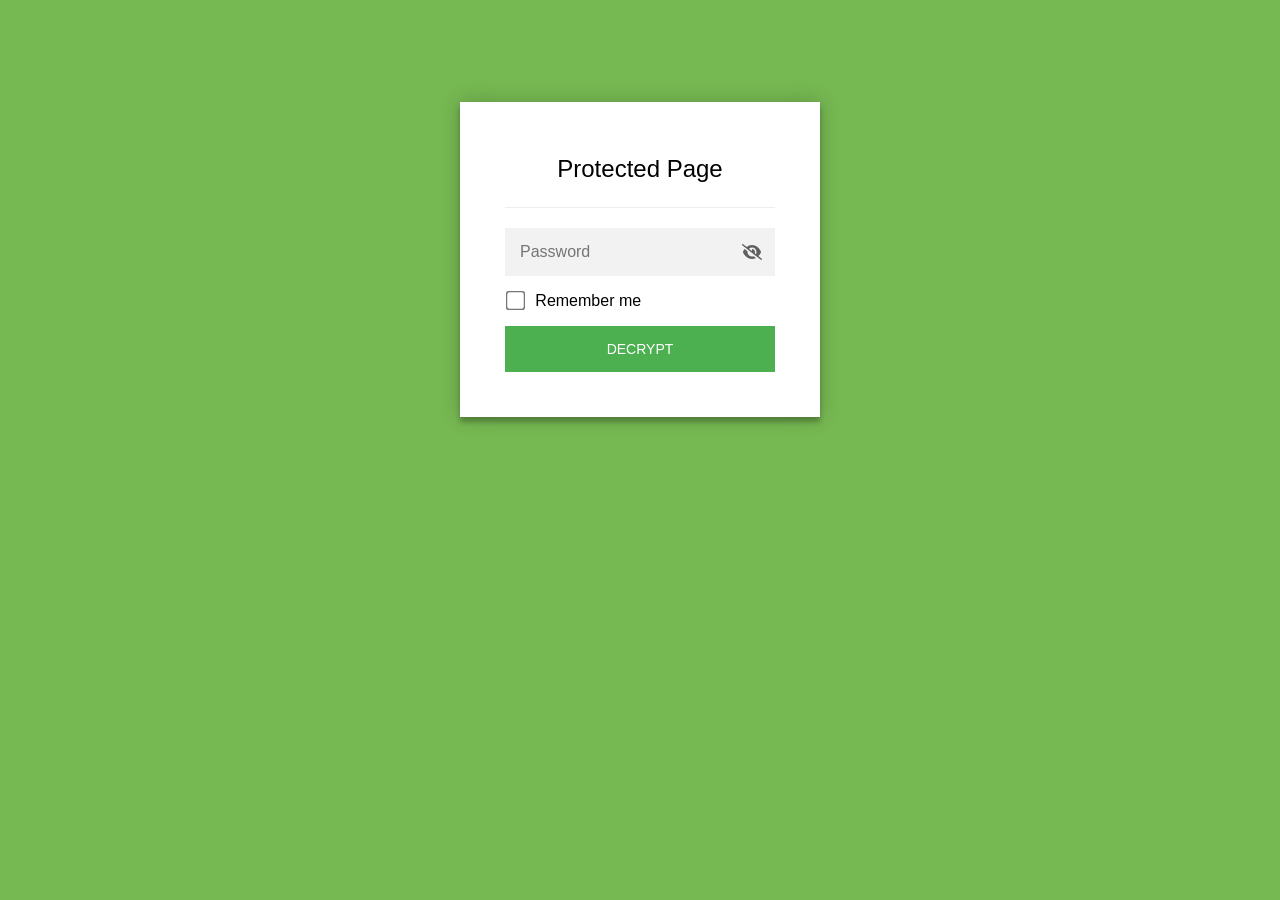
<file: bookGeoArbitage.html>
<!DOCTYPE html>
<html class="staticrypt-html">
    <head>
        <meta charset="utf-8" />
        <title>Protected Page</title>
        <meta name="viewport" content="width=device-width, initial-scale=1" />

        <!-- do not cache this page -->
        <meta http-equiv="cache-control" content="max-age=0" />
        <meta http-equiv="cache-control" content="no-cache" />
        <meta http-equiv="expires" content="0" />
        <meta http-equiv="expires" content="Tue, 01 Jan 1980 1:00:00 GMT" />
        <meta http-equiv="pragma" content="no-cache" />

        <style>
            .staticrypt-hr {
                margin-top: 20px;
                margin-bottom: 20px;
                border: 0;
                border-top: 1px solid #eee;
            }

            .staticrypt-page {
                width: 360px;
                padding: 8% 0 0;
                margin: auto;
                box-sizing: border-box;
            }

            .staticrypt-form {
                position: relative;
                z-index: 1;
                background: #ffffff;
                max-width: 360px;
                margin: 0 auto 100px;
                padding: 45px;
                text-align: center;
                box-shadow: 0 0 20px 0 rgba(0, 0, 0, 0.2), 0 5px 5px 0 rgba(0, 0, 0, 0.24);
            }

            .staticrypt-form input[type="password"],
            input[type="text"] {
                background: inherit;
                border: 0;
                box-sizing: border-box; /* This ensures padding is included in the total width */
                font-size: 14px;
                outline: 0;
                padding: 15px 30px 15px 15px; /* Adjust the padding to ensure there is space for the icon */
                width: 100%;
            }

            .staticrypt-password-container {
                position: relative;
                outline: 0;
                background: #f2f2f2;
                width: 100%;
                border: 0;
                margin: 0 0 15px;
                box-sizing: border-box;
            }

            .staticrypt-toggle-password-visibility {
                cursor: pointer;
                height: 20px;
                opacity: 60%;
                padding: 13px;
                position: absolute;
                right: 0;
                top: 50%;
                transform: translateY(-50%);
                width: 20px;
            }

            .staticrypt-form .staticrypt-decrypt-button {
                text-transform: uppercase;
                outline: 0;
                background: #4CAF50;
                width: 100%;
                border: 0;
                padding: 15px;
                color: #ffffff;
                font-size: 14px;
                cursor: pointer;
            }

            .staticrypt-form .staticrypt-decrypt-button:hover,
            .staticrypt-form .staticrypt-decrypt-button:active,
            .staticrypt-form .staticrypt-decrypt-button:focus {
                background: #4CAF50;
                filter: brightness(92%);
            }

            .staticrypt-html {
                height: 100%;
            }

            .staticrypt-body {
                height: 100%;
                margin: 0;
            }

            .staticrypt-content {
                height: 100%;
                margin-bottom: 1em;
                background: #76B852;
                font-family: "Arial", sans-serif;
                -webkit-font-smoothing: antialiased;
                -moz-osx-font-smoothing: grayscale;
            }

            .staticrypt-instructions {
                margin-top: -1em;
                margin-bottom: 1em;
            }

            .staticrypt-title {
                font-size: 1.5em;
            }

            label.staticrypt-remember {
                display: flex;
                align-items: center;
                margin-bottom: 1em;
            }

            .staticrypt-remember input[type="checkbox"] {
                transform: scale(1.5);
                margin-right: 1em;
            }

            .hidden {
                display: none !important;
            }

            .staticrypt-spinner-container {
                height: 100%;
                display: flex;
                align-items: center;
                justify-content: center;
            }

            .staticrypt-spinner {
                display: inline-block;
                width: 2rem;
                height: 2rem;
                vertical-align: text-bottom;
                border: 0.25em solid gray;
                border-right-color: transparent;
                border-radius: 50%;
                -webkit-animation: spinner-border 0.75s linear infinite;
                animation: spinner-border 0.75s linear infinite;
                animation-duration: 0.75s;
                animation-timing-function: linear;
                animation-delay: 0s;
                animation-iteration-count: infinite;
                animation-direction: normal;
                animation-fill-mode: none;
                animation-play-state: running;
                animation-name: spinner-border;
            }

            @keyframes spinner-border {
                100% {
                    transform: rotate(360deg);
                }
            }

            @media screen and (-webkit-min-device-pixel-ratio: 0) {
                .staticrypt-form input[type="password"],
                input[type="text"] {
                    font-size: 16px;
                }
            }
        </style>
    </head>

    <body class="staticrypt-body">
        <div id="staticrypt_loading" class="staticrypt-spinner-container">
            <div class="staticrypt-spinner"></div>
        </div>

        <div id="staticrypt_content" class="staticrypt-content hidden">
            <div class="staticrypt-page">
                <div class="staticrypt-form">
                    <div class="staticrypt-instructions">
                        <p class="staticrypt-title">Protected Page</p>
                        <p></p>
                    </div>

                    <hr class="staticrypt-hr" />

                    <form id="staticrypt-form" action="#" method="post">
                        <div class="staticrypt-password-container">
                            <input
                                id="staticrypt-password"
                                type="password"
                                name="password"
                                placeholder="Password"
                                autofocus
                            />

                            <img
                                class="staticrypt-toggle-password-visibility"
                                alt="Show password"
                                title="Show password"
                                src="[data-uri]"
                            />
                        </div>

                        <label id="staticrypt-remember-label" class="staticrypt-remember hidden">
                            <input id="staticrypt-remember" type="checkbox" name="remember" />
                            Remember me
                        </label>

                        <input type="submit" class="staticrypt-decrypt-button" value="DECRYPT" />
                    </form>
                </div>
            </div>
        </div>

        <script>
            // these variables will be filled when generating the file - the template format is 'variable_name'
            const staticryptInitiator = ((function(){
  const exports = {};
  const cryptoEngine = ((function(){
  const exports = {};
  const { subtle } = crypto;

const IV_BITS = 16 * 8;
const HEX_BITS = 4;
const ENCRYPTION_ALGO = "AES-CBC";

/**
 * Translates between utf8 encoded hexadecimal strings
 * and Uint8Array bytes.
 */
const HexEncoder = {
    /**
     * hex string -> bytes
     * @param {string} hexString
     * @returns {Uint8Array}
     */
    parse: function (hexString) {
        if (hexString.length % 2 !== 0) throw "Invalid hexString";
        const arrayBuffer = new Uint8Array(hexString.length / 2);

        for (let i = 0; i < hexString.length; i += 2) {
            const byteValue = parseInt(hexString.substring(i, i + 2), 16);
            if (isNaN(byteValue)) {
                throw "Invalid hexString";
            }
            arrayBuffer[i / 2] = byteValue;
        }
        return arrayBuffer;
    },

    /**
     * bytes -> hex string
     * @param {Uint8Array} bytes
     * @returns {string}
     */
    stringify: function (bytes) {
        const hexBytes = [];

        for (let i = 0; i < bytes.length; ++i) {
            let byteString = bytes[i].toString(16);
            if (byteString.length < 2) {
                byteString = "0" + byteString;
            }
            hexBytes.push(byteString);
        }
        return hexBytes.join("");
    },
};

/**
 * Translates between utf8 strings and Uint8Array bytes.
 */
const UTF8Encoder = {
    parse: function (str) {
        return new TextEncoder().encode(str);
    },

    stringify: function (bytes) {
        return new TextDecoder().decode(bytes);
    },
};

/**
 * Salt and encrypt a msg with a password.
 */
async function encrypt(msg, hashedPassword) {
    // Must be 16 bytes, unpredictable, and preferably cryptographically random. However, it need not be secret.
    // https://developer.mozilla.org/en-US/docs/Web/API/SubtleCrypto/encrypt#parameters
    const iv = crypto.getRandomValues(new Uint8Array(IV_BITS / 8));

    const key = await subtle.importKey("raw", HexEncoder.parse(hashedPassword), ENCRYPTION_ALGO, false, ["encrypt"]);

    const encrypted = await subtle.encrypt(
        {
            name: ENCRYPTION_ALGO,
            iv: iv,
        },
        key,
        UTF8Encoder.parse(msg)
    );

    // iv will be 32 hex characters, we prepend it to the ciphertext for use in decryption
    return HexEncoder.stringify(iv) + HexEncoder.stringify(new Uint8Array(encrypted));
}
exports.encrypt = encrypt;

/**
 * Decrypt a salted msg using a password.
 *
 * @param {string} encryptedMsg
 * @param {string} hashedPassword
 * @returns {Promise<string>}
 */
async function decrypt(encryptedMsg, hashedPassword) {
    const ivLength = IV_BITS / HEX_BITS;
    const iv = HexEncoder.parse(encryptedMsg.substring(0, ivLength));
    const encrypted = encryptedMsg.substring(ivLength);

    const key = await subtle.importKey("raw", HexEncoder.parse(hashedPassword), ENCRYPTION_ALGO, false, ["decrypt"]);

    const outBuffer = await subtle.decrypt(
        {
            name: ENCRYPTION_ALGO,
            iv: iv,
        },
        key,
        HexEncoder.parse(encrypted)
    );

    return UTF8Encoder.stringify(new Uint8Array(outBuffer));
}
exports.decrypt = decrypt;

/**
 * Salt and hash the password so it can be stored in localStorage without opening a password reuse vulnerability.
 *
 * @param {string} password
 * @param {string} salt
 * @returns {Promise<string>}
 */
async function hashPassword(password, salt) {
    // we hash the password in multiple steps, each adding more iterations. This is because we used to allow less
    // iterations, so for backward compatibility reasons, we need to support going from that to more iterations.
    let hashedPassword = await hashLegacyRound(password, salt);

    hashedPassword = await hashSecondRound(hashedPassword, salt);

    return hashThirdRound(hashedPassword, salt);
}
exports.hashPassword = hashPassword;

/**
 * This hashes the password with 1k iterations. This is a low number, we need this function to support backwards
 * compatibility.
 *
 * @param {string} password
 * @param {string} salt
 * @returns {Promise<string>}
 */
function hashLegacyRound(password, salt) {
    return pbkdf2(password, salt, 1000, "SHA-1");
}
exports.hashLegacyRound = hashLegacyRound;

/**
 * Add a second round of iterations. This is because we used to use 1k, so for backwards compatibility with
 * remember-me/autodecrypt links, we need to support going from that to more iterations.
 *
 * @param hashedPassword
 * @param salt
 * @returns {Promise<string>}
 */
function hashSecondRound(hashedPassword, salt) {
    return pbkdf2(hashedPassword, salt, 14000, "SHA-256");
}
exports.hashSecondRound = hashSecondRound;

/**
 * Add a third round of iterations to bring total number to 600k. This is because we used to use 1k, then 15k, so for
 * backwards compatibility with remember-me/autodecrypt links, we need to support going from that to more iterations.
 *
 * @param hashedPassword
 * @param salt
 * @returns {Promise<string>}
 */
function hashThirdRound(hashedPassword, salt) {
    return pbkdf2(hashedPassword, salt, 585000, "SHA-256");
}
exports.hashThirdRound = hashThirdRound;

/**
 * Salt and hash the password so it can be stored in localStorage without opening a password reuse vulnerability.
 *
 * @param {string} password
 * @param {string} salt
 * @param {int} iterations
 * @param {string} hashAlgorithm
 * @returns {Promise<string>}
 */
async function pbkdf2(password, salt, iterations, hashAlgorithm) {
    const key = await subtle.importKey("raw", UTF8Encoder.parse(password), "PBKDF2", false, ["deriveBits"]);

    const keyBytes = await subtle.deriveBits(
        {
            name: "PBKDF2",
            hash: hashAlgorithm,
            iterations,
            salt: UTF8Encoder.parse(salt),
        },
        key,
        256
    );

    return HexEncoder.stringify(new Uint8Array(keyBytes));
}

function generateRandomSalt() {
    const bytes = crypto.getRandomValues(new Uint8Array(128 / 8));

    return HexEncoder.stringify(new Uint8Array(bytes));
}
exports.generateRandomSalt = generateRandomSalt;

async function signMessage(hashedPassword, message) {
    const key = await subtle.importKey(
        "raw",
        HexEncoder.parse(hashedPassword),
        {
            name: "HMAC",
            hash: "SHA-256",
        },
        false,
        ["sign"]
    );
    const signature = await subtle.sign("HMAC", key, UTF8Encoder.parse(message));

    return HexEncoder.stringify(new Uint8Array(signature));
}
exports.signMessage = signMessage;

function getRandomAlphanum() {
    const possibleCharacters = "abcdefghijklmnopqrstuvwxyzABCDEFGHIJKLMNOPQRSTUVWXYZ0123456789";

    let byteArray;
    let parsedInt;

    // Keep generating new random bytes until we get a value that falls
    // within a range that can be evenly divided by possibleCharacters.length
    do {
        byteArray = crypto.getRandomValues(new Uint8Array(1));
        // extract the lowest byte to get an int from 0 to 255 (probably unnecessary, since we're only generating 1 byte)
        parsedInt = byteArray[0] & 0xff;
    } while (parsedInt >= 256 - (256 % possibleCharacters.length));

    // Take the modulo of the parsed integer to get a random number between 0 and totalLength - 1
    const randomIndex = parsedInt % possibleCharacters.length;

    return possibleCharacters[randomIndex];
}

/**
 * Generate a random string of a given length.
 *
 * @param {int} length
 * @returns {string}
 */
function generateRandomString(length) {
    let randomString = "";

    for (let i = 0; i < length; i++) {
        randomString += getRandomAlphanum();
    }

    return randomString;
}
exports.generateRandomString = generateRandomString;

  return exports;
})());
const codec = ((function(){
  const exports = {};
  /**
 * Initialize the codec with the provided cryptoEngine - this return functions to encode and decode messages.
 *
 * @param cryptoEngine - the engine to use for encryption / decryption
 */
function init(cryptoEngine) {
    const exports = {};

    /**
     * Top-level function for encoding a message.
     * Includes password hashing, encryption, and signing.
     *
     * @param {string} msg
     * @param {string} password
     * @param {string} salt
     *
     * @returns {string} The encoded text
     */
    async function encode(msg, password, salt) {
        const hashedPassword = await cryptoEngine.hashPassword(password, salt);

        const encrypted = await cryptoEngine.encrypt(msg, hashedPassword);

        // we use the hashed password in the HMAC because this is effectively what will be used a password (so we can store
        // it in localStorage safely, we don't use the clear text password)
        const hmac = await cryptoEngine.signMessage(hashedPassword, encrypted);

        return hmac + encrypted;
    }
    exports.encode = encode;

    /**
     * Encode using a password that has already been hashed. This is useful to encode multiple messages in a row, that way
     * we don't need to hash the password multiple times.
     *
     * @param {string} msg
     * @param {string} hashedPassword
     *
     * @returns {string} The encoded text
     */
    async function encodeWithHashedPassword(msg, hashedPassword) {
        const encrypted = await cryptoEngine.encrypt(msg, hashedPassword);

        // we use the hashed password in the HMAC because this is effectively what will be used a password (so we can store
        // it in localStorage safely, we don't use the clear text password)
        const hmac = await cryptoEngine.signMessage(hashedPassword, encrypted);

        return hmac + encrypted;
    }
    exports.encodeWithHashedPassword = encodeWithHashedPassword;

    /**
     * Top-level function for decoding a message.
     * Includes signature check and decryption.
     *
     * @param {string} signedMsg
     * @param {string} hashedPassword
     * @param {string} salt
     * @param {int} backwardCompatibleAttempt
     * @param {string} originalPassword
     *
     * @returns {Object} {success: true, decoded: string} | {success: false, message: string}
     */
    async function decode(signedMsg, hashedPassword, salt, backwardCompatibleAttempt = 0, originalPassword = "") {
        const encryptedHMAC = signedMsg.substring(0, 64);
        const encryptedMsg = signedMsg.substring(64);
        const decryptedHMAC = await cryptoEngine.signMessage(hashedPassword, encryptedMsg);

        if (decryptedHMAC !== encryptedHMAC) {
            // we have been raising the number of iterations in the hashing algorithm multiple times, so to support the old
            // remember-me/autodecrypt links we need to try bringing the old hashes up to speed.
            originalPassword = originalPassword || hashedPassword;
            if (backwardCompatibleAttempt === 0) {
                const updatedHashedPassword = await cryptoEngine.hashThirdRound(originalPassword, salt);

                return decode(signedMsg, updatedHashedPassword, salt, backwardCompatibleAttempt + 1, originalPassword);
            }
            if (backwardCompatibleAttempt === 1) {
                let updatedHashedPassword = await cryptoEngine.hashSecondRound(originalPassword, salt);
                updatedHashedPassword = await cryptoEngine.hashThirdRound(updatedHashedPassword, salt);

                return decode(signedMsg, updatedHashedPassword, salt, backwardCompatibleAttempt + 1, originalPassword);
            }

            return { success: false, message: "Signature mismatch" };
        }

        return {
            success: true,
            decoded: await cryptoEngine.decrypt(encryptedMsg, hashedPassword),
        };
    }
    exports.decode = decode;

    return exports;
}
exports.init = init;

  return exports;
})());
const decode = codec.init(cryptoEngine).decode;

/**
 * Initialize the staticrypt module, that exposes functions callbable by the password_template.
 *
 * @param {{
 *  staticryptEncryptedMsgUniqueVariableName: string,
 *  isRememberEnabled: boolean,
 *  rememberDurationInDays: number,
 *  staticryptSaltUniqueVariableName: string,
 * }} staticryptConfig - object of data that is stored on the password_template at encryption time.
 *
 * @param {{
 *  rememberExpirationKey: string,
 *  rememberPassphraseKey: string,
 *  replaceHtmlCallback: function,
 *  clearLocalStorageCallback: function,
 * }} templateConfig - object of data that can be configured by a custom password_template.
 */
function init(staticryptConfig, templateConfig) {
    const exports = {};

    /**
     * Decrypt our encrypted page, replace the whole HTML.
     *
     * @param {string} hashedPassword
     * @returns {Promise<boolean>}
     */
    async function decryptAndReplaceHtml(hashedPassword) {
        const { staticryptEncryptedMsgUniqueVariableName, staticryptSaltUniqueVariableName } = staticryptConfig;
        const { replaceHtmlCallback } = templateConfig;

        const result = await decode(
            staticryptEncryptedMsgUniqueVariableName,
            hashedPassword,
            staticryptSaltUniqueVariableName
        );
        if (!result.success) {
            return false;
        }
        const plainHTML = result.decoded;

        // if the user configured a callback call it, otherwise just replace the whole HTML
        if (typeof replaceHtmlCallback === "function") {
            replaceHtmlCallback(plainHTML);
        } else {
            document.write(plainHTML);
            document.close();
        }

        return true;
    }

    /**
     * Attempt to decrypt the page and replace the whole HTML.
     *
     * @param {string} password
     * @param {boolean} isRememberChecked
     *
     * @returns {Promise<{isSuccessful: boolean, hashedPassword?: string}>} - we return an object, so that if we want to
     *   expose more information in the future we can do it without breaking the password_template
     */
    async function handleDecryptionOfPage(password, isRememberChecked) {
        const { staticryptSaltUniqueVariableName } = staticryptConfig;

        // decrypt and replace the whole page
        const hashedPassword = await cryptoEngine.hashPassword(password, staticryptSaltUniqueVariableName);
        return handleDecryptionOfPageFromHash(hashedPassword, isRememberChecked);
    }
    exports.handleDecryptionOfPage = handleDecryptionOfPage;

    async function handleDecryptionOfPageFromHash(hashedPassword, isRememberChecked) {
        const { isRememberEnabled, rememberDurationInDays } = staticryptConfig;
        const { rememberExpirationKey, rememberPassphraseKey } = templateConfig;

        const isDecryptionSuccessful = await decryptAndReplaceHtml(hashedPassword);

        if (!isDecryptionSuccessful) {
            return {
                isSuccessful: false,
                hashedPassword,
            };
        }

        // remember the hashedPassword and set its expiration if necessary
        if (isRememberEnabled && isRememberChecked) {
            window.localStorage.setItem(rememberPassphraseKey, hashedPassword);

            // set the expiration if the duration isn't 0 (meaning no expiration)
            if (rememberDurationInDays > 0) {
                window.localStorage.setItem(
                    rememberExpirationKey,
                    (new Date().getTime() + rememberDurationInDays * 24 * 60 * 60 * 1000).toString()
                );
            }
        }

        return {
            isSuccessful: true,
            hashedPassword,
        };
    }
    exports.handleDecryptionOfPageFromHash = handleDecryptionOfPageFromHash;

    /**
     * Clear localstorage from staticrypt related values
     */
    function clearLocalStorage() {
        const { clearLocalStorageCallback, rememberExpirationKey, rememberPassphraseKey } = templateConfig;

        if (typeof clearLocalStorageCallback === "function") {
            clearLocalStorageCallback();
        } else {
            localStorage.removeItem(rememberPassphraseKey);
            localStorage.removeItem(rememberExpirationKey);
        }
    }

    async function handleDecryptOnLoad() {
        let isSuccessful = await decryptOnLoadFromUrl();

        if (!isSuccessful) {
            isSuccessful = await decryptOnLoadFromRememberMe();
        }

        return { isSuccessful };
    }
    exports.handleDecryptOnLoad = handleDecryptOnLoad;

    /**
     * Clear storage if we are logging out
     *
     * @returns {boolean} - whether we logged out
     */
    function logoutIfNeeded() {
        const logoutKey = "staticrypt_logout";

        // handle logout through query param
        const queryParams = new URLSearchParams(window.location.search);
        if (queryParams.has(logoutKey)) {
            clearLocalStorage();
            return true;
        }

        // handle logout through URL fragment
        const hash = window.location.hash.substring(1);
        if (hash.includes(logoutKey)) {
            clearLocalStorage();
            return true;
        }

        return false;
    }

    /**
     * To be called on load: check if we want to try to decrypt and replace the HTML with the decrypted content, and
     * try to do it if needed.
     *
     * @returns {Promise<boolean>} true if we derypted and replaced the whole page, false otherwise
     */
    async function decryptOnLoadFromRememberMe() {
        const { rememberDurationInDays } = staticryptConfig;
        const { rememberExpirationKey, rememberPassphraseKey } = templateConfig;

        // if we are login out, terminate
        if (logoutIfNeeded()) {
            return false;
        }

        // if there is expiration configured, check if we're not beyond the expiration
        if (rememberDurationInDays && rememberDurationInDays > 0) {
            const expiration = localStorage.getItem(rememberExpirationKey),
                isExpired = expiration && new Date().getTime() > parseInt(expiration);

            if (isExpired) {
                clearLocalStorage();
                return false;
            }
        }

        const hashedPassword = localStorage.getItem(rememberPassphraseKey);

        if (hashedPassword) {
            // try to decrypt
            const isDecryptionSuccessful = await decryptAndReplaceHtml(hashedPassword);

            // if the decryption is unsuccessful the password might be wrong - silently clear the saved data and let
            // the user fill the password form again
            if (!isDecryptionSuccessful) {
                clearLocalStorage();
                return false;
            }

            return true;
        }

        return false;
    }

    async function decryptOnLoadFromUrl() {
        const passwordKey = "staticrypt_pwd";
        const rememberMeKey = "remember_me";

        // try to get the password from the query param (for backward compatibility - we now want to avoid this method,
        // since it sends the hashed password to the server which isn't needed)
        const queryParams = new URLSearchParams(window.location.search);
        const hashedPasswordQuery = queryParams.get(passwordKey);
        const rememberMeQuery = queryParams.get(rememberMeKey);

        const urlFragment = window.location.hash.substring(1);
        // get the password from the url fragment
        const hashedPasswordRegexMatch = urlFragment.match(new RegExp(passwordKey + "=([^&]*)"));
        const hashedPasswordFragment = hashedPasswordRegexMatch ? hashedPasswordRegexMatch[1] : null;
        const rememberMeFragment = urlFragment.includes(rememberMeKey);

        const hashedPassword = hashedPasswordFragment || hashedPasswordQuery;
        const rememberMe = rememberMeFragment || rememberMeQuery;

        if (hashedPassword) {
            return handleDecryptionOfPageFromHash(hashedPassword, rememberMe);
        }

        return false;
    }

    return exports;
}
exports.init = init;

  return exports;
})());
            const templateError = "Bad password!",
                templateToggleAltShow = "Show password",
                templateToggleAltHide = "Hide password",
                isRememberEnabled = true,
                staticryptConfig = {"staticryptEncryptedMsgUniqueVariableName":"[base64]","isRememberEnabled":true,"rememberDurationInDays":0,"staticryptSaltUniqueVariableName":"d2c817e036abb74b870bd62996b95e23"};

            // you can edit these values to customize some of the behavior of StatiCrypt
            const templateConfig = {
                rememberExpirationKey: "staticrypt_expiration",
                rememberPassphraseKey: "staticrypt_passphrase",
                replaceHtmlCallback: null,
                clearLocalStorageCallback: null,
            };

            // init the staticrypt engine
            const staticrypt = staticryptInitiator.init(staticryptConfig, templateConfig);

            // try to automatically decrypt on load if there is a saved password
            window.onload = async function () {
                const { isSuccessful } = await staticrypt.handleDecryptOnLoad();

                // if we didn't decrypt anything on load, show the password prompt. Otherwise the content has already been
                // replaced, no need to do anything
                if (!isSuccessful) {
                    // hide loading screen
                    document.getElementById("staticrypt_loading").classList.add("hidden");
                    document.getElementById("staticrypt_content").classList.remove("hidden");
                    document.getElementById("staticrypt-password").focus();

                    // show the remember me checkbox
                    if (isRememberEnabled) {
                        document.getElementById("staticrypt-remember-label").classList.remove("hidden");
                    }
                }
            };

            // toggle password visibility
            const toggleIcon = document.querySelector(".staticrypt-toggle-password-visibility");
            // these two icons are coming from FontAwesome
            const imgSrcEyeClosed =
                "[data-uri]";
            const imgSrcEyeOpened =
                "[data-uri]";
            toggleIcon.addEventListener("click", function () {
                const passwordInput = document.getElementById("staticrypt-password");
                if (passwordInput.type === "password") {
                    passwordInput.type = "text";
                    toggleIcon.src = imgSrcEyeOpened;
                    toggleIcon.alt = templateToggleAltHide;
                    toggleIcon.title = templateToggleAltHide;
                } else {
                    passwordInput.type = "password";
                    toggleIcon.src = imgSrcEyeClosed;
                    toggleIcon.alt = templateToggleAltShow;
                    toggleIcon.title = templateToggleAltShow;
                }
            });

            // handle password form submission
            document.getElementById("staticrypt-form").addEventListener("submit", async function (e) {
                e.preventDefault();

                const password = document.getElementById("staticrypt-password").value,
                    isRememberChecked = document.getElementById("staticrypt-remember").checked;

                const { isSuccessful } = await staticrypt.handleDecryptionOfPage(password, isRememberChecked);

                if (!isSuccessful) {
                    alert(templateError);
                }
            });
        </script>
    </body>
</html>
</file>
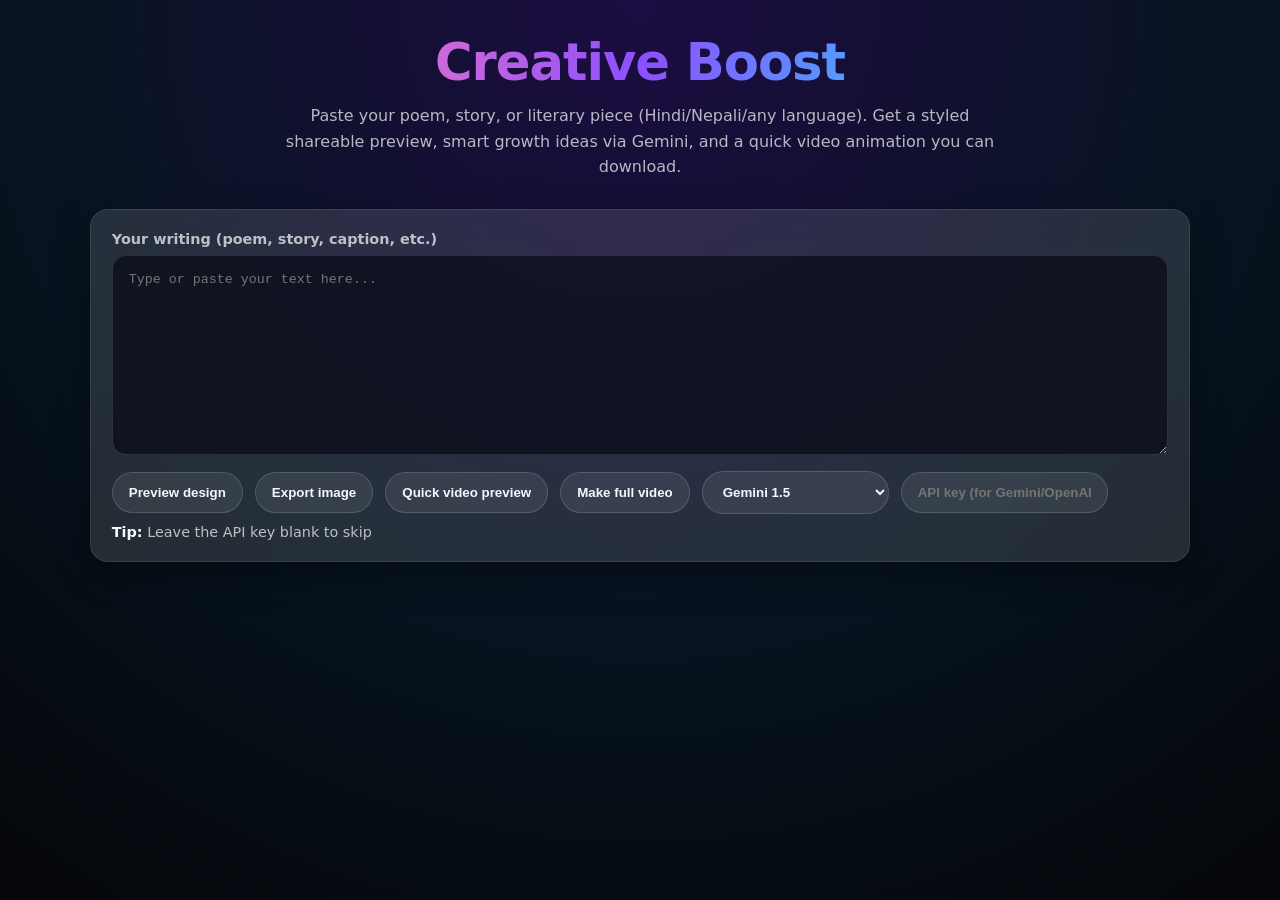
<file: creative-boost.html>
<!DOCTYPE html>
<html lang="en">
<head>
  <meta charset="UTF-8" />
  <meta name="viewport" content="width=device-width, initial-scale=1.0" />
  <title>Creative Boost – Poetry/Story Designer</title>
  <style>
    :root {
      --bg: #0b0f1f;
      --card: rgba(255, 255, 255, 0.12);
      --card2: rgba(255, 255, 255, 0.08);
      --text: #f6f7ff;
      --accent: #8d4fff;
      --muted: rgba(255, 255, 255, 0.7);
      --shadow: 0 12px 35px rgba(0, 0, 0, 0.35);
      --radius: 18px;
      font-family: ui-sans-serif, system-ui, -apple-system, BlinkMacSystemFont, "Segoe UI", sans-serif;
    }

    * {
      box-sizing: border-box;
    }

    body {
      margin: 0;
      min-height: 100vh;
      color: var(--text);
      background: radial-gradient(circle at top, #1c0c42 0%, #071420 55%, #050609 100%);
      display: flex;
      flex-direction: column;
      align-items: center;
      padding: 2rem 1rem 4rem;
    }

    header {
      text-align: center;
      max-width: 900px;
      margin-bottom: 1.8rem;
    }

    h1 {
      margin: 0;
      font-size: clamp(2rem, 5vw, 3.2rem);
      letter-spacing: -0.02em;
      background: linear-gradient(92deg, #ff7dba, #8d4fff, #2ad1ff);
      -webkit-background-clip: text;
      color: transparent;
    }

    p.lead {
      margin: 0.7rem auto 0;
      max-width: 720px;
      color: var(--muted);
      line-height: 1.6;
    }

    .grid {
      display: grid;
      gap: 1.2rem;
      width: min(1100px, 100%);
      grid-template-columns: 1fr;
    }

    .card {
      background: var(--card);
      border: 1px solid rgba(255, 255, 255, 0.09);
      border-radius: var(--radius);
      padding: 1.3rem;
      box-shadow: var(--shadow);
      backdrop-filter: blur(16px);
    }

    label {
      display: block;
      font-size: 0.9rem;
      font-weight: 600;
      margin-bottom: 0.5rem;
      color: var(--muted);
    }

    textarea {
      width: 100%;
      min-height: 200px;
      border-radius: 14px;
      border: 1px solid rgba(255, 255, 255, 0.12);
      background: rgba(10, 12, 24, 0.75);
      color: var(--text);
      padding: 1rem;
      font-family: ui-monospace, SFMono-Regular, Menlo, Monaco, Consolas, "Liberation Mono", "Courier New", monospace;
      resize: vertical;
      outline: none;
      transition: border 0.15s ease;
    }

    textarea:focus {
      border-color: rgba(141, 79, 255, 0.75);
      box-shadow: 0 0 0 3px rgba(141, 79, 255, 0.18);
    }

    .controls {
      display: flex;
      flex-wrap: wrap;
      gap: 0.75rem;
      align-items: center;
      margin-top: 0.8rem;
    }

    .controls button,
    .controls input,
    .controls select {
      border: 1px solid rgba(255, 255, 255, 0.15);
      border-radius: 999px;
      padding: 0.75rem 1rem;
      background: rgba(255, 255, 255, 0.08);
      color: var(--text);
      cursor: pointer;
      font-weight: 600;
      transition: transform 0.15s ease, background 0.15s ease, border 0.15s ease;
    }

    .controls button:hover {
      background: rgba(141, 79, 255, 0.18);
      transform: translateY(-1px);
    }

    .controls button:active {
      transform: translateY(0);
    }

    .controls input:focus,
    .controls select:focus {
      outline: none;
      border-color: rgba(141, 79, 255, 0.8);
      box-shadow: 0 0 0 3px rgba(141, 79, 255, 0.22);
      background: rgba(255, 255, 255, 0.12);
    }

    .status {
      font-size: 0.9rem;
      color: var(--muted);
      margin-top: 0.6rem;
    }

    .status strong {
      color: var(--text);
    }

    .output {
      display: grid;
      gap: 1rem;
    }

    .poem-frame {
      background: linear-gradient(135deg, rgba(220, 149, 255, 0.18), rgba(47, 210, 255, 0.15));
      border-radius: 30px;
      padding: 1.7rem 1.7rem 1.5rem;
      border: 1px solid rgba(255, 255, 255, 0.12);
      box-shadow: 0 16px 50px rgba(0, 0, 0, 0.42);
      position: relative;
      overflow: hidden;
      min-height: 240px;
    }

    .poem-frame::before {
      content: "";
      position: absolute;
      inset: 0;
      background-image: radial-gradient(circle at 30% 20%, rgba(255, 255, 255, 0.14), transparent 55%),
        radial-gradient(circle at 80% 70%, rgba(141, 79, 255, 0.16), transparent 50%);
      pointer-events: none;
    }

    .poem-content {
      position: relative;
      z-index: 1;
      color: var(--text);
      font-size: clamp(1.1rem, 2vw, 1.6rem);
      line-height: 1.6;
      max-width: 910px;
      margin: 0 auto;
      white-space: pre-wrap;
      letter-spacing: 0.02em;
    }

    .poem-content span.line {
      display: block;
      margin: 0.25rem 0;
    }

    .poem-content span.line:nth-child(odd) {
      opacity: 0.92;
    }

    .poem-meta {
      margin-top: 1.1rem;
      display: flex;
      flex-wrap: wrap;
      gap: 0.75rem;
      justify-content: space-between;
      align-items: center;
      font-size: 0.85rem;
      color: var(--muted);
    }

    .poem-meta .badge {
      display: inline-flex;
      align-items: center;
      gap: 0.4rem;
      padding: 0.4rem 0.7rem;
      border-radius: 999px;
      background: rgba(255, 255, 255, 0.08);
      border: 1px solid rgba(255, 255, 255, 0.12);
      font-weight: 600;
    }

    .suggestions {
      display: grid;
      gap: 1rem;
    }

    .suggestions li {
      background: rgba(255, 255, 255, 0.07);
      padding: 0.9rem 1rem;
      border-radius: 16px;
      border: 1px solid rgba(255, 255, 255, 0.09);
      list-style: none;
    }

    .suggestions li::marker {
      content: "→";
      color: rgba(141, 79, 255, 0.9);
      font-weight: 800;
      margin-right: 0.5rem;
    }

    .help {
      font-size: 0.85rem;
      color: rgba(255, 255, 255, 0.6);
      line-height: 1.6;
      margin-top: 0.8rem;
    }

    .help a {
      color: rgba(141, 79, 255, 0.85);
      text-decoration: underline;
    }

    @media (max-width: 720px) {
      .controls {
        flex-direction: column;
        align-items: stretch;
      }
    }
  </style>
</head>
<body>
  <header>
    <h1>Creative Boost</h1>
    <p class="lead">
      Paste your poem, story, or literary piece (Hindi/Nepali/any language). Get a styled shareable preview, smart growth ideas via Gemini, and a quick video animation you can download.
    </p>
  </header>

  <main class="grid">
    <section class="card">
      <label for="writingInput">Your writing (poem, story, caption, etc.)</label>
      <textarea id="writingInput" placeholder="Type or paste your text here..." spellcheck="false"></textarea>

      <div class="controls">
        <button id="renderBtn">Preview design</button>
        <button id="exportImageBtn">Export image</button>
        <button id="previewVideoBtn">Quick video preview</button>
        <button id="exportVideoBtn" disabled>Make full video</button>
        <select id="modelSelect" title="Gemini or LLM model to use for suggestions">
          <option value="gemini-1.5" selected>Gemini 1.5</option>
          <option value="gemini-1">Gemini 1</option>
          <option value="gpt-4o-mini">gpt-4o-mini (OpenAI)</option>
        </select>
        <input id="apiKey" type="password" placeholder="API key (for Gemini/OpenAI)" autocomplete="new-password" />
      </div>

      <div class="status" id="statusArea">
        <strong>Tip:</strong> Leave the API key blank to skip
</file>
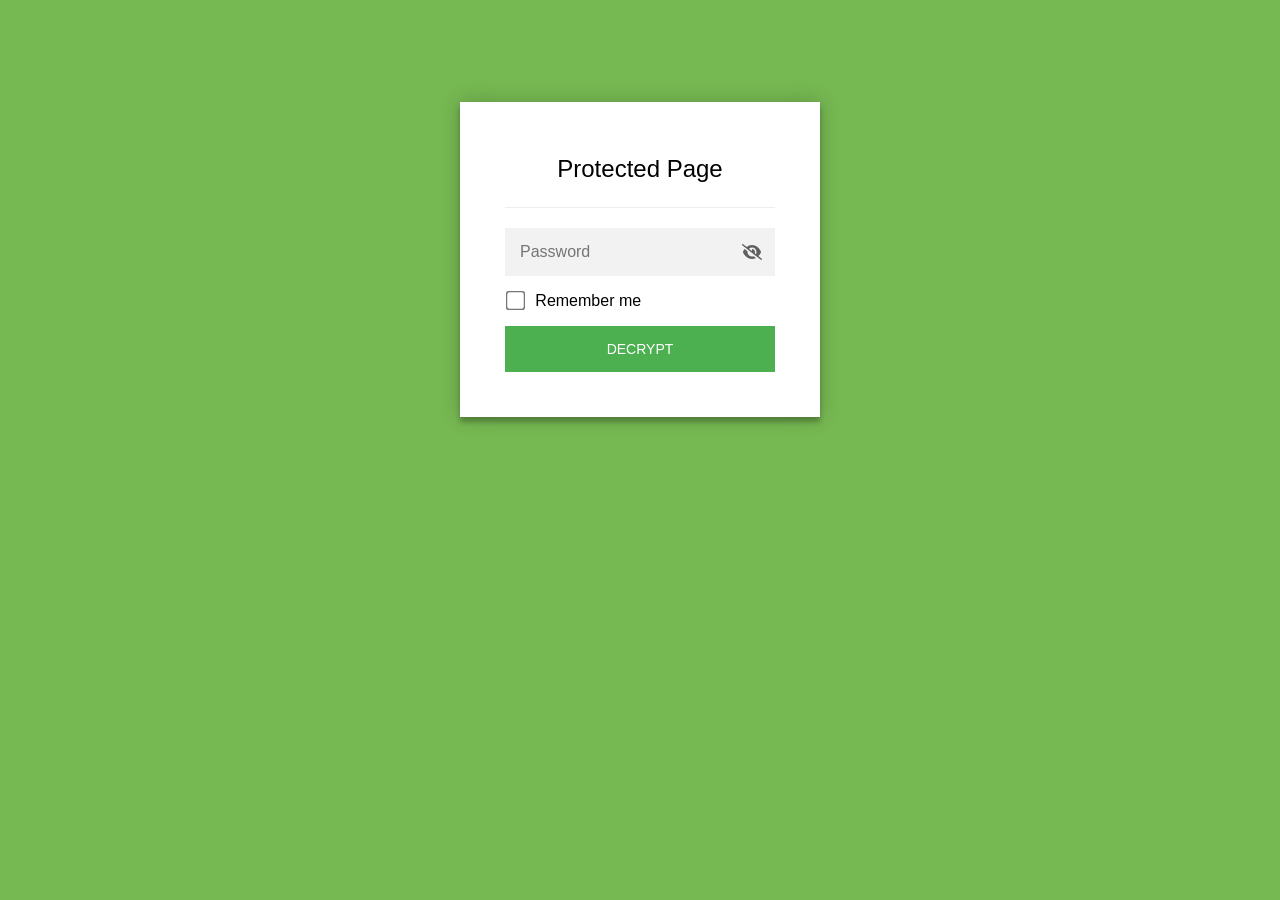
<file: graph.html>
<!DOCTYPE html>
<html class="staticrypt-html">
    <head>
        <meta charset="utf-8" />
        <title>Protected Page</title>
        <meta name="viewport" content="width=device-width, initial-scale=1" />

        <!-- do not cache this page -->
        <meta http-equiv="cache-control" content="max-age=0" />
        <meta http-equiv="cache-control" content="no-cache" />
        <meta http-equiv="expires" content="0" />
        <meta http-equiv="expires" content="Tue, 01 Jan 1980 1:00:00 GMT" />
        <meta http-equiv="pragma" content="no-cache" />

        <style>
            .staticrypt-hr {
                margin-top: 20px;
                margin-bottom: 20px;
                border: 0;
                border-top: 1px solid #eee;
            }

            .staticrypt-page {
                width: 360px;
                padding: 8% 0 0;
                margin: auto;
                box-sizing: border-box;
            }

            .staticrypt-form {
                position: relative;
                z-index: 1;
                background: #ffffff;
                max-width: 360px;
                margin: 0 auto 100px;
                padding: 45px;
                text-align: center;
                box-shadow: 0 0 20px 0 rgba(0, 0, 0, 0.2), 0 5px 5px 0 rgba(0, 0, 0, 0.24);
            }

            .staticrypt-form input[type="password"],
            input[type="text"] {
                background: inherit;
                border: 0;
                box-sizing: border-box; /* This ensures padding is included in the total width */
                font-size: 14px;
                outline: 0;
                padding: 15px 30px 15px 15px; /* Adjust the padding to ensure there is space for the icon */
                width: 100%;
            }

            .staticrypt-password-container {
                position: relative;
                outline: 0;
                background: #f2f2f2;
                width: 100%;
                border: 0;
                margin: 0 0 15px;
                box-sizing: border-box;
            }

            .staticrypt-toggle-password-visibility {
                cursor: pointer;
                height: 20px;
                opacity: 60%;
                padding: 13px;
                position: absolute;
                right: 0;
                top: 50%;
                transform: translateY(-50%);
                width: 20px;
            }

            .staticrypt-form .staticrypt-decrypt-button {
                text-transform: uppercase;
                outline: 0;
                background: #4CAF50;
                width: 100%;
                border: 0;
                padding: 15px;
                color: #ffffff;
                font-size: 14px;
                cursor: pointer;
            }

            .staticrypt-form .staticrypt-decrypt-button:hover,
            .staticrypt-form .staticrypt-decrypt-button:active,
            .staticrypt-form .staticrypt-decrypt-button:focus {
                background: #4CAF50;
                filter: brightness(92%);
            }

            .staticrypt-html {
                height: 100%;
            }

            .staticrypt-body {
                height: 100%;
                margin: 0;
            }

            .staticrypt-content {
                height: 100%;
                margin-bottom: 1em;
                background: #76B852;
                font-family: "Arial", sans-serif;
                -webkit-font-smoothing: antialiased;
                -moz-osx-font-smoothing: grayscale;
            }

            .staticrypt-instructions {
                margin-top: -1em;
                margin-bottom: 1em;
            }

            .staticrypt-title {
                font-size: 1.5em;
            }

            label.staticrypt-remember {
                display: flex;
                align-items: center;
                margin-bottom: 1em;
            }

            .staticrypt-remember input[type="checkbox"] {
                transform: scale(1.5);
                margin-right: 1em;
            }

            .hidden {
                display: none !important;
            }

            .staticrypt-spinner-container {
                height: 100%;
                display: flex;
                align-items: center;
                justify-content: center;
            }

            .staticrypt-spinner {
                display: inline-block;
                width: 2rem;
                height: 2rem;
                vertical-align: text-bottom;
                border: 0.25em solid gray;
                border-right-color: transparent;
                border-radius: 50%;
                -webkit-animation: spinner-border 0.75s linear infinite;
                animation: spinner-border 0.75s linear infinite;
                animation-duration: 0.75s;
                animation-timing-function: linear;
                animation-delay: 0s;
                animation-iteration-count: infinite;
                animation-direction: normal;
                animation-fill-mode: none;
                animation-play-state: running;
                animation-name: spinner-border;
            }

            @keyframes spinner-border {
                100% {
                    transform: rotate(360deg);
                }
            }

            @media screen and (-webkit-min-device-pixel-ratio: 0) {
                .staticrypt-form input[type="password"],
                input[type="text"] {
                    font-size: 16px;
                }
            }
        </style>
    </head>

    <body class="staticrypt-body">
        <div id="staticrypt_loading" class="staticrypt-spinner-container">
            <div class="staticrypt-spinner"></div>
        </div>

        <div id="staticrypt_content" class="staticrypt-content hidden">
            <div class="staticrypt-page">
                <div class="staticrypt-form">
                    <div class="staticrypt-instructions">
                        <p class="staticrypt-title">Protected Page</p>
                        <p></p>
                    </div>

                    <hr class="staticrypt-hr" />

                    <form id="staticrypt-form" action="#" method="post">
                        <div class="staticrypt-password-container">
                            <input
                                id="staticrypt-password"
                                type="password"
                                name="password"
                                placeholder="Password"
                                autofocus
                            />

                            <img
                                class="staticrypt-toggle-password-visibility"
                                alt="Show password"
                                title="Show password"
                                src="[data-uri]"
                            />
                        </div>

                        <label id="staticrypt-remember-label" class="staticrypt-remember hidden">
                            <input id="staticrypt-remember" type="checkbox" name="remember" />
                            Remember me
                        </label>

                        <input type="submit" class="staticrypt-decrypt-button" value="DECRYPT" />
                    </form>
                </div>
            </div>
        </div>

        <script>
            // these variables will be filled when generating the file - the template format is 'variable_name'
            const staticryptInitiator = ((function(){
  const exports = {};
  const cryptoEngine = ((function(){
  const exports = {};
  const { subtle } = crypto;

const IV_BITS = 16 * 8;
const HEX_BITS = 4;
const ENCRYPTION_ALGO = "AES-CBC";

/**
 * Translates between utf8 encoded hexadecimal strings
 * and Uint8Array bytes.
 */
const HexEncoder = {
    /**
     * hex string -> bytes
     * @param {string} hexString
     * @returns {Uint8Array}
     */
    parse: function (hexString) {
        if (hexString.length % 2 !== 0) throw "Invalid hexString";
        const arrayBuffer = new Uint8Array(hexString.length / 2);

        for (let i = 0; i < hexString.length; i += 2) {
            const byteValue = parseInt(hexString.substring(i, i + 2), 16);
            if (isNaN(byteValue)) {
                throw "Invalid hexString";
            }
            arrayBuffer[i / 2] = byteValue;
        }
        return arrayBuffer;
    },

    /**
     * bytes -> hex string
     * @param {Uint8Array} bytes
     * @returns {string}
     */
    stringify: function (bytes) {
        const hexBytes = [];

        for (let i = 0; i < bytes.length; ++i) {
            let byteString = bytes[i].toString(16);
            if (byteString.length < 2) {
                byteString = "0" + byteString;
            }
            hexBytes.push(byteString);
        }
        return hexBytes.join("");
    },
};

/**
 * Translates between utf8 strings and Uint8Array bytes.
 */
const UTF8Encoder = {
    parse: function (str) {
        return new TextEncoder().encode(str);
    },

    stringify: function (bytes) {
        return new TextDecoder().decode(bytes);
    },
};

/**
 * Salt and encrypt a msg with a password.
 */
async function encrypt(msg, hashedPassword) {
    // Must be 16 bytes, unpredictable, and preferably cryptographically random. However, it need not be secret.
    // https://developer.mozilla.org/en-US/docs/Web/API/SubtleCrypto/encrypt#parameters
    const iv = crypto.getRandomValues(new Uint8Array(IV_BITS / 8));

    const key = await subtle.importKey("raw", HexEncoder.parse(hashedPassword), ENCRYPTION_ALGO, false, ["encrypt"]);

    const encrypted = await subtle.encrypt(
        {
            name: ENCRYPTION_ALGO,
            iv: iv,
        },
        key,
        UTF8Encoder.parse(msg)
    );

    // iv will be 32 hex characters, we prepend it to the ciphertext for use in decryption
    return HexEncoder.stringify(iv) + HexEncoder.stringify(new Uint8Array(encrypted));
}
exports.encrypt = encrypt;

/**
 * Decrypt a salted msg using a password.
 *
 * @param {string} encryptedMsg
 * @param {string} hashedPassword
 * @returns {Promise<string>}
 */
async function decrypt(encryptedMsg, hashedPassword) {
    const ivLength = IV_BITS / HEX_BITS;
    const iv = HexEncoder.parse(encryptedMsg.substring(0, ivLength));
    const encrypted = encryptedMsg.substring(ivLength);

    const key = await subtle.importKey("raw", HexEncoder.parse(hashedPassword), ENCRYPTION_ALGO, false, ["decrypt"]);

    const outBuffer = await subtle.decrypt(
        {
            name: ENCRYPTION_ALGO,
            iv: iv,
        },
        key,
        HexEncoder.parse(encrypted)
    );

    return UTF8Encoder.stringify(new Uint8Array(outBuffer));
}
exports.decrypt = decrypt;

/**
 * Salt and hash the password so it can be stored in localStorage without opening a password reuse vulnerability.
 *
 * @param {string} password
 * @param {string} salt
 * @returns {Promise<string>}
 */
async function hashPassword(password, salt) {
    // we hash the password in multiple steps, each adding more iterations. This is because we used to allow less
    // iterations, so for backward compatibility reasons, we need to support going from that to more iterations.
    let hashedPassword = await hashLegacyRound(password, salt);

    hashedPassword = await hashSecondRound(hashedPassword, salt);

    return hashThirdRound(hashedPassword, salt);
}
exports.hashPassword = hashPassword;

/**
 * This hashes the password with 1k iterations. This is a low number, we need this function to support backwards
 * compatibility.
 *
 * @param {string} password
 * @param {string} salt
 * @returns {Promise<string>}
 */
function hashLegacyRound(password, salt) {
    return pbkdf2(password, salt, 1000, "SHA-1");
}
exports.hashLegacyRound = hashLegacyRound;

/**
 * Add a second round of iterations. This is because we used to use 1k, so for backwards compatibility with
 * remember-me/autodecrypt links, we need to support going from that to more iterations.
 *
 * @param hashedPassword
 * @param salt
 * @returns {Promise<string>}
 */
function hashSecondRound(hashedPassword, salt) {
    return pbkdf2(hashedPassword, salt, 14000, "SHA-256");
}
exports.hashSecondRound = hashSecondRound;

/**
 * Add a third round of iterations to bring total number to 600k. This is because we used to use 1k, then 15k, so for
 * backwards compatibility with remember-me/autodecrypt links, we need to support going from that to more iterations.
 *
 * @param hashedPassword
 * @param salt
 * @returns {Promise<string>}
 */
function hashThirdRound(hashedPassword, salt) {
    return pbkdf2(hashedPassword, salt, 585000, "SHA-256");
}
exports.hashThirdRound = hashThirdRound;

/**
 * Salt and hash the password so it can be stored in localStorage without opening a password reuse vulnerability.
 *
 * @param {string} password
 * @param {string} salt
 * @param {int} iterations
 * @param {string} hashAlgorithm
 * @returns {Promise<string>}
 */
async function pbkdf2(password, salt, iterations, hashAlgorithm) {
    const key = await subtle.importKey("raw", UTF8Encoder.parse(password), "PBKDF2", false, ["deriveBits"]);

    const keyBytes = await subtle.deriveBits(
        {
            name: "PBKDF2",
            hash: hashAlgorithm,
            iterations,
            salt: UTF8Encoder.parse(salt),
        },
        key,
        256
    );

    return HexEncoder.stringify(new Uint8Array(keyBytes));
}

function generateRandomSalt() {
    const bytes = crypto.getRandomValues(new Uint8Array(128 / 8));

    return HexEncoder.stringify(new Uint8Array(bytes));
}
exports.generateRandomSalt = generateRandomSalt;

async function signMessage(hashedPassword, message) {
    const key = await subtle.importKey(
        "raw",
        HexEncoder.parse(hashedPassword),
        {
            name: "HMAC",
            hash: "SHA-256",
        },
        false,
        ["sign"]
    );
    const signature = await subtle.sign("HMAC", key, UTF8Encoder.parse(message));

    return HexEncoder.stringify(new Uint8Array(signature));
}
exports.signMessage = signMessage;

function getRandomAlphanum() {
    const possibleCharacters = "abcdefghijklmnopqrstuvwxyzABCDEFGHIJKLMNOPQRSTUVWXYZ0123456789";

    let byteArray;
    let parsedInt;

    // Keep generating new random bytes until we get a value that falls
    // within a range that can be evenly divided by possibleCharacters.length
    do {
        byteArray = crypto.getRandomValues(new Uint8Array(1));
        // extract the lowest byte to get an int from 0 to 255 (probably unnecessary, since we're only generating 1 byte)
        parsedInt = byteArray[0] & 0xff;
    } while (parsedInt >= 256 - (256 % possibleCharacters.length));

    // Take the modulo of the parsed integer to get a random number between 0 and totalLength - 1
    const randomIndex = parsedInt % possibleCharacters.length;

    return possibleCharacters[randomIndex];
}

/**
 * Generate a random string of a given length.
 *
 * @param {int} length
 * @returns {string}
 */
function generateRandomString(length) {
    let randomString = "";

    for (let i = 0; i < length; i++) {
        randomString += getRandomAlphanum();
    }

    return randomString;
}
exports.generateRandomString = generateRandomString;

  return exports;
})());
const codec = ((function(){
  const exports = {};
  /**
 * Initialize the codec with the provided cryptoEngine - this return functions to encode and decode messages.
 *
 * @param cryptoEngine - the engine to use for encryption / decryption
 */
function init(cryptoEngine) {
    const exports = {};

    /**
     * Top-level function for encoding a message.
     * Includes password hashing, encryption, and signing.
     *
     * @param {string} msg
     * @param {string} password
     * @param {string} salt
     *
     * @returns {string} The encoded text
     */
    async function encode(msg, password, salt) {
        const hashedPassword = await cryptoEngine.hashPassword(password, salt);

        const encrypted = await cryptoEngine.encrypt(msg, hashedPassword);

        // we use the hashed password in the HMAC because this is effectively what will be used a password (so we can store
        // it in localStorage safely, we don't use the clear text password)
        const hmac = await cryptoEngine.signMessage(hashedPassword, encrypted);

        return hmac + encrypted;
    }
    exports.encode = encode;

    /**
     * Encode using a password that has already been hashed. This is useful to encode multiple messages in a row, that way
     * we don't need to hash the password multiple times.
     *
     * @param {string} msg
     * @param {string} hashedPassword
     *
     * @returns {string} The encoded text
     */
    async function encodeWithHashedPassword(msg, hashedPassword) {
        const encrypted = await cryptoEngine.encrypt(msg, hashedPassword);

        // we use the hashed password in the HMAC because this is effectively what will be used a password (so we can store
        // it in localStorage safely, we don't use the clear text password)
        const hmac = await cryptoEngine.signMessage(hashedPassword, encrypted);

        return hmac + encrypted;
    }
    exports.encodeWithHashedPassword = encodeWithHashedPassword;

    /**
     * Top-level function for decoding a message.
     * Includes signature check and decryption.
     *
     * @param {string} signedMsg
     * @param {string} hashedPassword
     * @param {string} salt
     * @param {int} backwardCompatibleAttempt
     * @param {string} originalPassword
     *
     * @returns {Object} {success: true, decoded: string} | {success: false, message: string}
     */
    async function decode(signedMsg, hashedPassword, salt, backwardCompatibleAttempt = 0, originalPassword = "") {
        const encryptedHMAC = signedMsg.substring(0, 64);
        const encryptedMsg = signedMsg.substring(64);
        const decryptedHMAC = await cryptoEngine.signMessage(hashedPassword, encryptedMsg);

        if (decryptedHMAC !== encryptedHMAC) {
            // we have been raising the number of iterations in the hashing algorithm multiple times, so to support the old
            // remember-me/autodecrypt links we need to try bringing the old hashes up to speed.
            originalPassword = originalPassword || hashedPassword;
            if (backwardCompatibleAttempt === 0) {
                const updatedHashedPassword = await cryptoEngine.hashThirdRound(originalPassword, salt);

                return decode(signedMsg, updatedHashedPassword, salt, backwardCompatibleAttempt + 1, originalPassword);
            }
            if (backwardCompatibleAttempt === 1) {
                let updatedHashedPassword = await cryptoEngine.hashSecondRound(originalPassword, salt);
                updatedHashedPassword = await cryptoEngine.hashThirdRound(updatedHashedPassword, salt);

                return decode(signedMsg, updatedHashedPassword, salt, backwardCompatibleAttempt + 1, originalPassword);
            }

            return { success: false, message: "Signature mismatch" };
        }

        return {
            success: true,
            decoded: await cryptoEngine.decrypt(encryptedMsg, hashedPassword),
        };
    }
    exports.decode = decode;

    return exports;
}
exports.init = init;

  return exports;
})());
const decode = codec.init(cryptoEngine).decode;

/**
 * Initialize the staticrypt module, that exposes functions callbable by the password_template.
 *
 * @param {{
 *  staticryptEncryptedMsgUniqueVariableName: string,
 *  isRememberEnabled: boolean,
 *  rememberDurationInDays: number,
 *  staticryptSaltUniqueVariableName: string,
 * }} staticryptConfig - object of data that is stored on the password_template at encryption time.
 *
 * @param {{
 *  rememberExpirationKey: string,
 *  rememberPassphraseKey: string,
 *  replaceHtmlCallback: function,
 *  clearLocalStorageCallback: function,
 * }} templateConfig - object of data that can be configured by a custom password_template.
 */
function init(staticryptConfig, templateConfig) {
    const exports = {};

    /**
     * Decrypt our encrypted page, replace the whole HTML.
     *
     * @param {string} hashedPassword
     * @returns {Promise<boolean>}
     */
    async function decryptAndReplaceHtml(hashedPassword) {
        const { staticryptEncryptedMsgUniqueVariableName, staticryptSaltUniqueVariableName } = staticryptConfig;
        const { replaceHtmlCallback } = templateConfig;

        const result = await decode(
            staticryptEncryptedMsgUniqueVariableName,
            hashedPassword,
            staticryptSaltUniqueVariableName
        );
        if (!result.success) {
            return false;
        }
        const plainHTML = result.decoded;

        // if the user configured a callback call it, otherwise just replace the whole HTML
        if (typeof replaceHtmlCallback === "function") {
            replaceHtmlCallback(plainHTML);
        } else {
            document.write(plainHTML);
            document.close();
        }

        return true;
    }

    /**
     * Attempt to decrypt the page and replace the whole HTML.
     *
     * @param {string} password
     * @param {boolean} isRememberChecked
     *
     * @returns {Promise<{isSuccessful: boolean, hashedPassword?: string}>} - we return an object, so that if we want to
     *   expose more information in the future we can do it without breaking the password_template
     */
    async function handleDecryptionOfPage(password, isRememberChecked) {
        const { staticryptSaltUniqueVariableName } = staticryptConfig;

        // decrypt and replace the whole page
        const hashedPassword = await cryptoEngine.hashPassword(password, staticryptSaltUniqueVariableName);
        return handleDecryptionOfPageFromHash(hashedPassword, isRememberChecked);
    }
    exports.handleDecryptionOfPage = handleDecryptionOfPage;

    async function handleDecryptionOfPageFromHash(hashedPassword, isRememberChecked) {
        const { isRememberEnabled, rememberDurationInDays } = staticryptConfig;
        const { rememberExpirationKey, rememberPassphraseKey } = templateConfig;

        const isDecryptionSuccessful = await decryptAndReplaceHtml(hashedPassword);

        if (!isDecryptionSuccessful) {
            return {
                isSuccessful: false,
                hashedPassword,
            };
        }

        // remember the hashedPassword and set its expiration if necessary
        if (isRememberEnabled && isRememberChecked) {
            window.localStorage.setItem(rememberPassphraseKey, hashedPassword);

            // set the expiration if the duration isn't 0 (meaning no expiration)
            if (rememberDurationInDays > 0) {
                window.localStorage.setItem(
                    rememberExpirationKey,
                    (new Date().getTime() + rememberDurationInDays * 24 * 60 * 60 * 1000).toString()
                );
            }
        }

        return {
            isSuccessful: true,
            hashedPassword,
        };
    }
    exports.handleDecryptionOfPageFromHash = handleDecryptionOfPageFromHash;

    /**
     * Clear localstorage from staticrypt related values
     */
    function clearLocalStorage() {
        const { clearLocalStorageCallback, rememberExpirationKey, rememberPassphraseKey } = templateConfig;

        if (typeof clearLocalStorageCallback === "function") {
            clearLocalStorageCallback();
        } else {
            localStorage.removeItem(rememberPassphraseKey);
            localStorage.removeItem(rememberExpirationKey);
        }
    }

    async function handleDecryptOnLoad() {
        let isSuccessful = await decryptOnLoadFromUrl();

        if (!isSuccessful) {
            isSuccessful = await decryptOnLoadFromRememberMe();
        }

        return { isSuccessful };
    }
    exports.handleDecryptOnLoad = handleDecryptOnLoad;

    /**
     * Clear storage if we are logging out
     *
     * @returns {boolean} - whether we logged out
     */
    function logoutIfNeeded() {
        const logoutKey = "staticrypt_logout";

        // handle logout through query param
        const queryParams = new URLSearchParams(window.location.search);
        if (queryParams.has(logoutKey)) {
            clearLocalStorage();
            return true;
        }

        // handle logout through URL fragment
        const hash = window.location.hash.substring(1);
        if (hash.includes(logoutKey)) {
            clearLocalStorage();
            return true;
        }

        return false;
    }

    /**
     * To be called on load: check if we want to try to decrypt and replace the HTML with the decrypted content, and
     * try to do it if needed.
     *
     * @returns {Promise<boolean>} true if we derypted and replaced the whole page, false otherwise
     */
    async function decryptOnLoadFromRememberMe() {
        const { rememberDurationInDays } = staticryptConfig;
        const { rememberExpirationKey, rememberPassphraseKey } = templateConfig;

        // if we are login out, terminate
        if (logoutIfNeeded()) {
            return false;
        }

        // if there is expiration configured, check if we're not beyond the expiration
        if (rememberDurationInDays && rememberDurationInDays > 0) {
            const expiration = localStorage.getItem(rememberExpirationKey),
                isExpired = expiration && new Date().getTime() > parseInt(expiration);

            if (isExpired) {
                clearLocalStorage();
                return false;
            }
        }

        const hashedPassword = localStorage.getItem(rememberPassphraseKey);

        if (hashedPassword) {
            // try to decrypt
            const isDecryptionSuccessful = await decryptAndReplaceHtml(hashedPassword);

            // if the decryption is unsuccessful the password might be wrong - silently clear the saved data and let
            // the user fill the password form again
            if (!isDecryptionSuccessful) {
                clearLocalStorage();
                return false;
            }

            return true;
        }

        return false;
    }

    async function decryptOnLoadFromUrl() {
        const passwordKey = "staticrypt_pwd";
        const rememberMeKey = "remember_me";

        // try to get the password from the query param (for backward compatibility - we now want to avoid this method,
        // since it sends the hashed password to the server which isn't needed)
        const queryParams = new URLSearchParams(window.location.search);
        const hashedPasswordQuery = queryParams.get(passwordKey);
        const rememberMeQuery = queryParams.get(rememberMeKey);

        const urlFragment = window.location.hash.substring(1);
        // get the password from the url fragment
        const hashedPasswordRegexMatch = urlFragment.match(new RegExp(passwordKey + "=([^&]*)"));
        const hashedPasswordFragment = hashedPasswordRegexMatch ? hashedPasswordRegexMatch[1] : null;
        const rememberMeFragment = urlFragment.includes(rememberMeKey);

        const hashedPassword = hashedPasswordFragment || hashedPasswordQuery;
        const rememberMe = rememberMeFragment || rememberMeQuery;

        if (hashedPassword) {
            return handleDecryptionOfPageFromHash(hashedPassword, rememberMe);
        }

        return false;
    }

    return exports;
}
exports.init = init;

  return exports;
})());
            const templateError = "Bad password!",
                templateToggleAltShow = "Show password",
                templateToggleAltHide = "Hide password",
                isRememberEnabled = true,
                staticryptConfig = {"staticryptEncryptedMsgUniqueVariableName":"[base64]","isRememberEnabled":true,"rememberDurationInDays":0,"staticryptSaltUniqueVariableName":"7499c674eb0dcf05d77602b11db44857"};

            // you can edit these values to customize some of the behavior of StatiCrypt
            const templateConfig = {
                rememberExpirationKey: "staticrypt_expiration",
                rememberPassphraseKey: "staticrypt_passphrase",
                replaceHtmlCallback: null,
                clearLocalStorageCallback: null,
            };

            // init the staticrypt engine
            const staticrypt = staticryptInitiator.init(staticryptConfig, templateConfig);

            // try to automatically decrypt on load if there is a saved password
            window.onload = async function () {
                const { isSuccessful } = await staticrypt.handleDecryptOnLoad();

                // if we didn't decrypt anything on load, show the password prompt. Otherwise the content has already been
                // replaced, no need to do anything
                if (!isSuccessful) {
                    // hide loading screen
                    document.getElementById("staticrypt_loading").classList.add("hidden");
                    document.getElementById("staticrypt_content").classList.remove("hidden");
                    document.getElementById("staticrypt-password").focus();

                    // show the remember me checkbox
                    if (isRememberEnabled) {
                        document.getElementById("staticrypt-remember-label").classList.remove("hidden");
                    }
                }
            };

            // toggle password visibility
            const toggleIcon = document.querySelector(".staticrypt-toggle-password-visibility");
            // these two icons are coming from FontAwesome
            const imgSrcEyeClosed =
                "[data-uri]";
            const imgSrcEyeOpened =
                "[data-uri]";
            toggleIcon.addEventListener("click", function () {
                const passwordInput = document.getElementById("staticrypt-password");
                if (passwordInput.type === "password") {
                    passwordInput.type = "text";
                    toggleIcon.src = imgSrcEyeOpened;
                    toggleIcon.alt = templateToggleAltHide;
                    toggleIcon.title = templateToggleAltHide;
                } else {
                    passwordInput.type = "password";
                    toggleIcon.src = imgSrcEyeClosed;
                    toggleIcon.alt = templateToggleAltShow;
                    toggleIcon.title = templateToggleAltShow;
                }
            });

            // handle password form submission
            document.getElementById("staticrypt-form").addEventListener("submit", async function (e) {
                e.preventDefault();

                const password = document.getElementById("staticrypt-password").value,
                    isRememberChecked = document.getElementById("staticrypt-remember").checked;

                const { isSuccessful } = await staticrypt.handleDecryptionOfPage(password, isRememberChecked);

                if (!isSuccessful) {
                    alert(templateError);
                }
            });
        </script>
    </body>
</html>
</file>
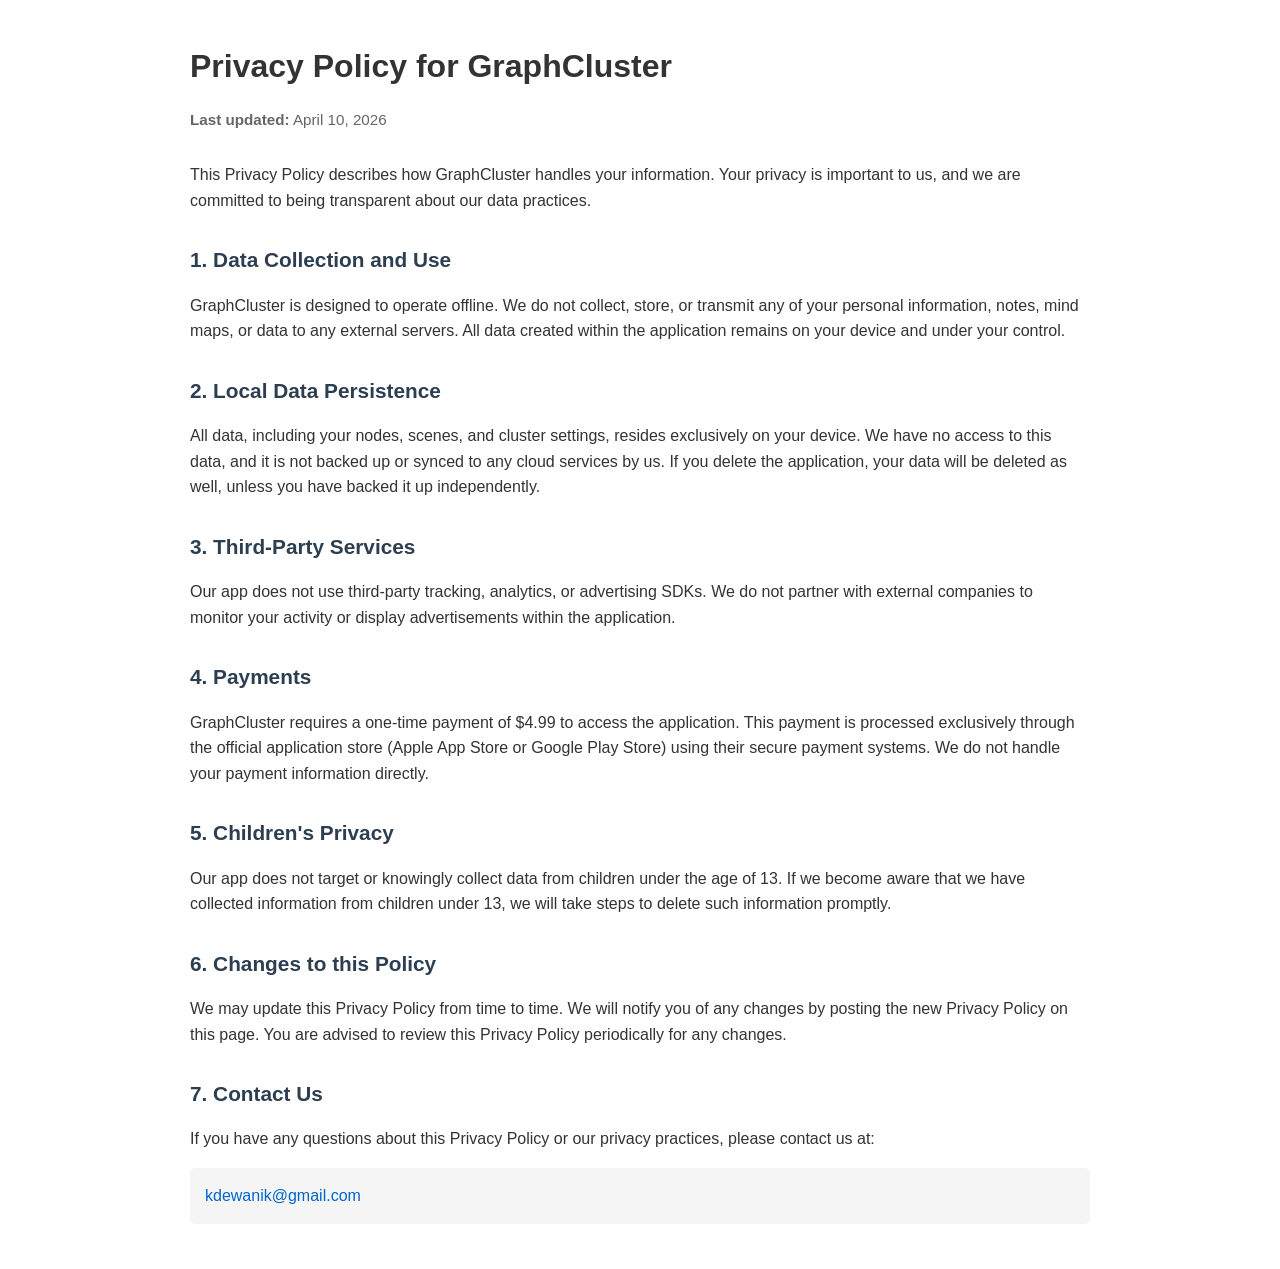
<file: privacy-policy.html>
<!DOCTYPE html>
<html lang="en">
<head>
    <meta charset="UTF-8">
    <meta name="viewport" content="width=device-width, initial-scale=1.0">
    <title>Privacy Policy - GraphCluster</title>
    <style>
        body {
            font-family: -apple-system, BlinkMacSystemFont, 'Segoe UI', Roboto, Oxygen, Ubuntu, Cantarell, sans-serif;
            line-height: 1.6;
            max-width: 900px;
            margin: 0 auto;
            padding: 20px;
            color: #333;
        }
        h1 {
            font-size: 2em;
            margin-bottom: 10px;
        }
        h2 {
            font-size: 1.3em;
            margin-top: 30px;
            margin-bottom: 15px;
            color: #2c3e50;
        }
        .last-updated {
            color: #666;
            font-size: 0.95em;
            margin-bottom: 30px;
        }
        section {
            margin-bottom: 25px;
        }
        .contact-info {
            background-color: #f5f5f5;
            padding: 15px;
            border-radius: 5px;
            margin-top: 10px;
        }
        a {
            color: #0066cc;
            text-decoration: none;
        }
        a:hover {
            text-decoration: underline;
        }
    </style>
</head>
<body>
    <h1>Privacy Policy for GraphCluster</h1>
    <p class="last-updated"><strong>Last updated:</strong> April 10, 2026</p>
    
    <p>This Privacy Policy describes how GraphCluster handles your information. Your privacy is important to us, and we are committed to being transparent about our data practices.</p>
    
    <section>
        <h2>1. Data Collection and Use</h2>
        <p>GraphCluster is designed to operate offline. We do not collect, store, or transmit any of your personal information, notes, mind maps, or data to any external servers. All data created within the application remains on your device and under your control.</p>
    </section>
    
    <section>
        <h2>2. Local Data Persistence</h2>
        <p>All data, including your nodes, scenes, and cluster settings, resides exclusively on your device. We have no access to this data, and it is not backed up or synced to any cloud services by us. If you delete the application, your data will be deleted as well, unless you have backed it up independently.</p>
    </section>
    
    <section>
        <h2>3. Third-Party Services</h2>
        <p>Our app does not use third-party tracking, analytics, or advertising SDKs. We do not partner with external companies to monitor your activity or display advertisements within the application.</p>
    </section>
    
    <section>
        <h2>4. Payments</h2>
        <p>GraphCluster requires a one-time payment of $4.99 to access the application. This payment is processed exclusively through the official application store (Apple App Store or Google Play Store) using their secure payment systems. We do not handle your payment information directly.</p>
    </section>
    
    <section>
        <h2>5. Children's Privacy</h2>
        <p>Our app does not target or knowingly collect data from children under the age of 13. If we become aware that we have collected information from children under 13, we will take steps to delete such information promptly.</p>
    </section>
    
    <section>
        <h2>6. Changes to this Policy</h2>
        <p>We may update this Privacy Policy from time to time. We will notify you of any changes by posting the new Privacy Policy on this page. You are advised to review this Privacy Policy periodically for any changes.</p>
    </section>
    
    <section>
        <h2>7. Contact Us</h2>
        <p>If you have any questions about this Privacy Policy or our privacy practices, please contact us at:</p>
        <div class="contact-info">
            <a href="mailto:kdewanik@gmail.com">kdewanik@gmail.com</a>
        </div>
    </section>
</body>
</html>
</file>
